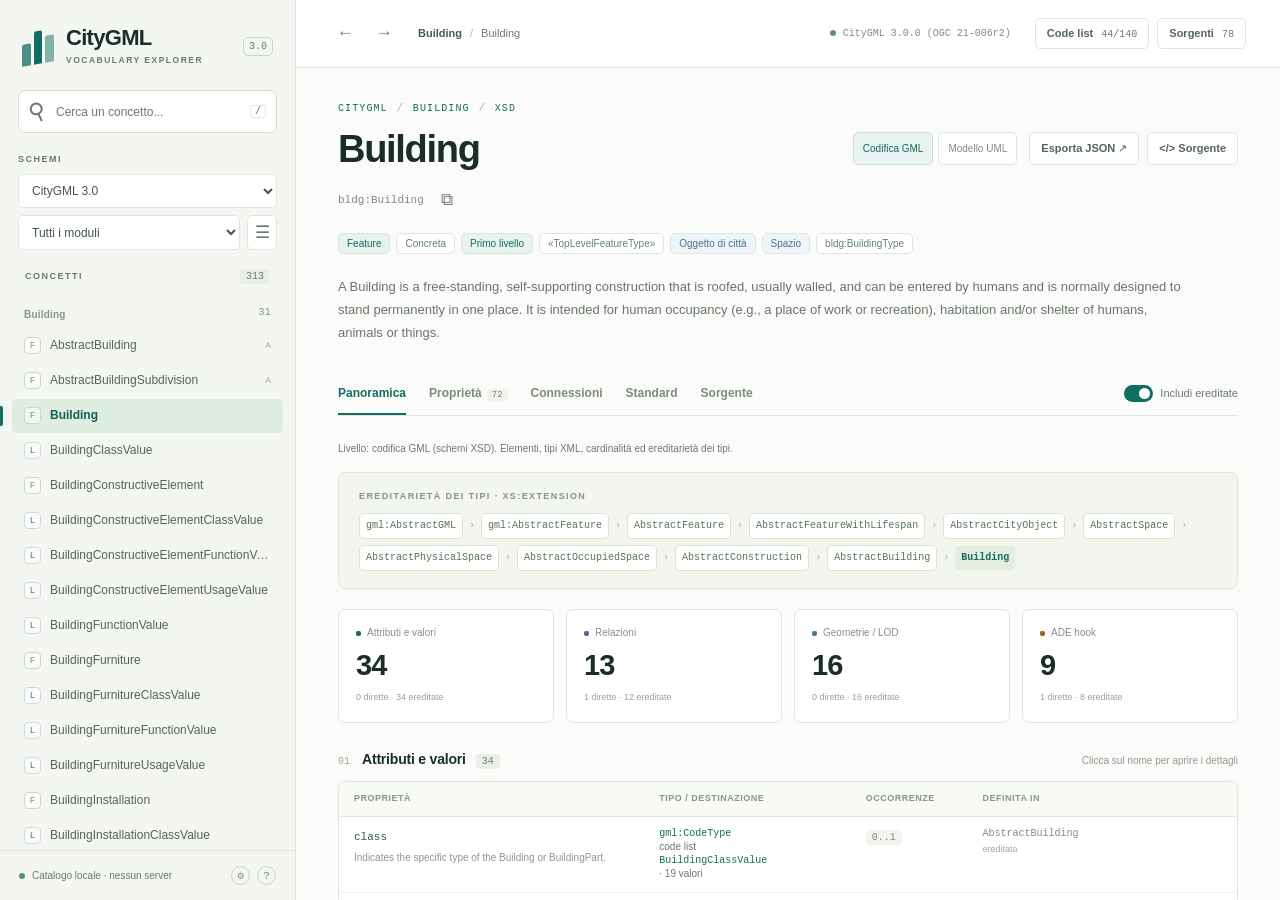
<file: index.html>
<!doctype html>
<html lang="it">
<head>
  <meta charset="utf-8">
  <meta name="viewport" content="width=device-width,initial-scale=1">
  <meta name="color-scheme" content="light dark">
  <meta name="description" content="Esploratore locale del vocabolario CityGML 3.0 dagli schemi XSD ufficiali OGC. Ricerca, proprieta e relazioni con provenienza verificabile.">
  <title>CityGML Explorer</title>
  <script>/* Display options saved by assets/app.js, applied before the first paint. */
    try { var root = document.documentElement, theme = localStorage.getItem('cg-theme') || 'light';
      if (theme === 'system') theme = matchMedia('(prefers-color-scheme: dark)').matches ? 'dark' : 'light';
      root.dataset.theme = theme; root.style.setProperty('--font-scale', parseFloat(localStorage.getItem('cg-font-scale')) || 1);
    } catch (_) {}</script>
  <link rel="stylesheet" href="assets/styles.css">
  <link rel="stylesheet" href="assets/styles-dark.css">
  <script defer src="data/catalog.js"></script>
  <script defer src="codelists/codelists.default.js"></script>
  <script defer src="codelists/codelists.js"></script>
  <script defer src="assets/app.js"></script>
</head>
<body>
<a class="skip-link" href="#content">Vai alla scheda del concetto</a>
<div class="app-shell">
  <aside class="sidebar" id="sidebar" aria-label="Navigazione del vocabolario">
    <a class="brand" href="#" id="home-link" aria-label="CityGML Explorer, Building">
      <span class="brand-mark" aria-hidden="true"><i></i><i></i><i></i></span>
      <span><strong>CityGML</strong><small>VOCABULARY EXPLORER</small></span>
      <span class="version">3.0</span>
    </a>
    <div class="sidebar-tools">
      <label class="search-box" for="search"><span aria-hidden="true">&#9906;</span><input id="search" type="search" autocomplete="off" placeholder="Cerca un concetto..." aria-label="Cerca nome, etichetta o identificatore"><kbd>/</kbd></label>
      <label class="filter-label" for="family">SCHEMI</label>
      <select id="family"><option value="CityGML">CityGML 3.0</option><option value="Supporto">Schemi importati (GML, ISO 19139, xAL, XLink)</option><option value="all">Tutti gli schemi</option></select>
      <div class="filter-row"><label for="module" class="sr-only">Modulo</label><select id="module"><option value="">Tutti i moduli</option></select><button class="icon-button" id="filters-btn" aria-expanded="false" aria-controls="extra-filters" title="Altri filtri">&#9776;</button></div>
      <div id="extra-filters" class="extra-filters" hidden>
        <label for="category" class="sr-only">Categoria</label>
        <select id="category"><option value="">Tutte le categorie</option><option value="topLevel">Oggetti di primo livello</option><option value="cityObject">Oggetti di citt&agrave;</option><option value="space">Oggetti di citt&agrave;: spazi</option><option value="boundary">Oggetti di citt&agrave;: superfici di confine</option><option value="feature">Feature</option><option value="object">Oggetti (non feature)</option><option value="datatype">Tipi di dato</option><option value="enumeration">Enumerazioni</option><option value="codelist">Code list</option><option value="codelistFilled">Code list con valori</option><option value="codelistMissing">Code list da compilare</option></select>
        <label><input type="checkbox" id="technical"> Tipi tecnici e ADE hook</label>
        <label><input type="checkbox" id="only-concrete"> Solo concreti (istanziabili)</label>
        <label><input type="checkbox" id="include-external"> Riferimenti esterni</label>
      </div>
    </div>
    <div class="list-heading"><span>CONCETTI</span><span id="results-count" class="count">0</span></div>
    <nav id="concept-list" class="concept-list" aria-label="Elenco dei concetti"></nav>
    <div class="sidebar-footer"><span class="status-dot"></span><span>Catalogo locale &middot; nessun server</span><button id="options-btn" title="Opzioni di visualizzazione" aria-label="Opzioni di visualizzazione" aria-expanded="false" aria-controls="options-panel">&#9881;</button><button id="about-btn" title="Guida e legenda" aria-label="Guida e legenda">?</button>
      <div id="options-panel" class="options-panel" role="dialog" aria-label="Opzioni di visualizzazione" hidden>
        <div class="options-row"><span>Dimensione del testo</span><div class="options-group"><button type="button" data-font-step="-1" aria-label="Riduci il testo">A&minus;</button><span id="font-scale-value" class="options-value">100%</span><button type="button" data-font-step="1" aria-label="Ingrandisci il testo">A+</button></div></div>
        <div class="options-row"><span>Tema</span><div class="options-group" role="radiogroup" aria-label="Tema"><button type="button" role="radio" data-theme-choice="light">Chiaro</button><button type="button" role="radio" data-theme-choice="dark">Scuro</button><button type="button" role="radio" data-theme-choice="system">Sistema</button></div></div>
      </div>
    </div>
  </aside>
  <div class="main-shell">
    <header class="topbar">
      <div class="topbar-left"><button class="icon-button mobile-menu" id="mobile-menu" aria-label="Apri elenco concetti" aria-expanded="false">&#9776;</button><button class="icon-button" id="back-btn" title="Indietro" aria-label="Indietro">&#8592;</button><button class="icon-button" id="forward-btn" title="Avanti" aria-label="Avanti">&#8594;</button><div id="breadcrumb" class="breadcrumb"></div></div>
      <div class="topbar-right"><span class="local-badge"><span class="status-dot"></span><span id="catalog-version">Catalogo locale</span></span><button class="text-button" id="codelists-btn" title="Code list con valori nel dizionario locale">Code list <span id="codelist-count"></span></button><button class="text-button" id="sources-btn">Sorgenti <span id="file-count"></span></button></div>
    </header>
    <main id="content" tabindex="-1"><div class="loading">Caricamento del catalogo locale...</div></main>
    <noscript>Per navigare il catalogo occorre abilitare JavaScript. Gli schemi XSD sono disponibili nella cartella sources.</noscript>
  </div>
</div>
<dialog id="modal"><div class="modal-header"><h2 id="modal-title"></h2><button class="icon-button" id="close-modal" aria-label="Chiudi">&#215;</button></div><div id="modal-body"></div></dialog>
<div id="toast" role="status" aria-live="polite"></div>
</body>
</html>
</file>
<file: assets/styles.css>
:root{--ink:#192d2b;--muted:#697975;--faint:#93a19b;--teal:#126d61;--teal-soft:#e8f2ee;--bg:#fbfcfa;--side:#f4f6f1;--line:#e0e6df;--white:#fff;--amber:#94631c;--purple:#705998;--blue:#4a728e;--mono:ui-monospace,SFMono-Regular,Consolas,"Liberation Mono",monospace;--font:Inter,-apple-system,BlinkMacSystemFont,"Segoe UI",sans-serif}
*{box-sizing:border-box}html,body{margin:0;height:100%;background:var(--bg);color:var(--ink);font:calc(14px*var(--font-scale,1))/1.55 var(--font)}button,input,select{font:inherit}button,a,input,select,summary{ -webkit-tap-highlight-color:transparent}button{cursor:pointer;color:inherit}a{color:var(--teal);text-decoration:none}a:hover{text-decoration:underline}button:focus-visible,a:focus-visible,summary:focus-visible,input:focus-visible,select:focus-visible{outline:2px solid var(--teal);outline-offset:3px}button:disabled{opacity:.35;cursor:default}input[type=checkbox]{accent-color:var(--teal)}.app-shell{display:flex;height:100dvh;overflow:hidden}.sidebar{width:296px;flex:0 0 296px;background:var(--side);border-right:1px solid var(--line);display:flex;flex-direction:column;min-height:0}.brand{display:flex;align-items:center;gap:12px;padding:25px 22px 23px;color:var(--ink);text-decoration:none!important}.brand strong{font-size:calc(22px*var(--font-scale,1));letter-spacing:-.7px;line-height:1.15;display:block}.brand small{display:block;font-size:calc(8.5px*var(--font-scale,1));letter-spacing:1.5px;color:var(--muted);margin-top:4px;font-weight:600}.brand-mark{width:32px;height:35px;display:flex;align-items:end;gap:3px;transform:skewY(-10deg)}.brand-mark i{display:block;width:9px;background:var(--teal);border-radius:2px 2px 0 0}.brand-mark i:nth-child(1){height:22px;opacity:.75}.brand-mark i:nth-child(2){height:33px}.brand-mark i:nth-child(3){height:27px;opacity:.5}.version{font:calc(10px*var(--font-scale,1)) var(--mono);border:1px solid #c9d4ca;border-radius:5px;padding:3px 5px;margin-left:auto;color:var(--muted)}.sidebar-tools{padding:0 18px 16px}.search-box{display:flex;align-items:center;gap:8px;background:#fff;border:1px solid #d4ddd3;border-radius:7px;padding:9px 10px;box-shadow:0 2px 2px #22332203}.search-box>span{font-size:calc(23px*var(--font-scale,1));line-height:1;transform:rotate(-25deg);color:var(--muted)}.search-box input{width:100%;border:0;background:transparent;outline:none;font-size:calc(12px*var(--font-scale,1));min-width:0}.search-box kbd{border:1px solid var(--line);border-radius:3px;padding:0 4px;font:calc(10px*var(--font-scale,1)) var(--mono);color:var(--muted)}.filter-label{display:block;font-size:calc(9px*var(--font-scale,1));letter-spacing:1.5px;color:var(--muted);font-weight:650;margin:20px 0 7px}select{padding:8px 9px;width:100%;background:#fff;border:1px solid var(--line);border-radius:5px;font-size:calc(12px*var(--font-scale,1));color:#42574e;min-width:0}.filter-row{display:flex;gap:7px;margin-top:7px}.icon-button{display:inline-flex;align-items:center;justify-content:center;border:1px solid transparent;background:transparent;min-width:30px;height:30px;border-radius:5px;color:var(--muted);font-size:calc(17px*var(--font-scale,1));padding:0 6px}.icon-button:hover{background:var(--teal-soft);color:var(--teal)}.filter-row .icon-button{height:35px;border:1px solid var(--line);background:white}.extra-filters{font-size:calc(11px*var(--font-scale,1));color:var(--muted);padding-top:9px}.extra-filters label{display:flex;gap:6px;align-items:center;margin:5px 0}.list-heading{display:flex;justify-content:space-between;padding:3px 25px 12px;align-items:center;font-size:calc(9px*var(--font-scale,1));font-weight:700;letter-spacing:1.5px;color:var(--muted)}.count{font:calc(10px*var(--font-scale,1)) var(--mono);padding:2px 6px;border-radius:4px;background:#e9eee6;color:#6c7e70;letter-spacing:0}.concept-list{flex:1;overflow:auto;padding:0 12px 24px;scrollbar-width:thin}.module-group{margin-bottom:9px}.module-label{display:flex;justify-content:space-between;padding:11px 12px 5px;color:#87948a;font-size:calc(10px*var(--font-scale,1));font-weight:650;letter-spacing:.2px}.module-label small{font:calc(10px*var(--font-scale,1)) var(--mono)}.concept-item{display:flex;align-items:center;gap:9px;padding:8px 12px;color:#53645c;border-radius:5px;font-size:calc(12px*var(--font-scale,1));line-height:1.3;min-height:34px;text-decoration:none!important;position:relative;margin:1px 0}.concept-item:hover{background:#eaf0e6}.concept-item.active{background:#dfece2;color:#0e6253;font-weight:650}.concept-item.active:before{content:"";position:absolute;left:-12px;top:7px;bottom:7px;width:3px;background:var(--teal);border-radius:0 2px 2px 0}.concept-item .item-name{overflow:hidden;text-overflow:ellipsis;white-space:nowrap;flex:1}.type-icon{font:calc(9px*var(--font-scale,1)) var(--mono);width:17px;height:17px;border:1px solid #cad8cb;border-radius:4px;display:inline-flex;align-items:center;justify-content:center;flex:none;color:#75947b;background:#fff8}.type-icon.datatype{color:var(--blue);border-color:#cedbe4}.type-icon.ade{color:var(--amber);border-color:#e3d6bb}.concept-item .abstract-mark{font:calc(9px*var(--font-scale,1)) var(--mono);opacity:.6}.sidebar-footer{display:flex;gap:7px;align-items:center;border-top:1px solid var(--line);padding:15px 19px;color:var(--muted);font-size:calc(10px*var(--font-scale,1))}.sidebar-footer button{border:1px solid #cbd5c9;background:transparent;color:#83917d;font:calc(11px*var(--font-scale,1)) var(--mono);border-radius:50%;width:19px;height:19px;padding:0;margin-left:auto}.status-dot{display:inline-block;width:6px;height:6px;background:#5b9373;border-radius:50%;flex:none}.main-shell{flex:1;min-width:0;display:flex;flex-direction:column}.topbar{height:68px;flex:none;padding:0 34px;display:flex;align-items:center;justify-content:space-between;border-bottom:1px solid var(--line);background:var(--white);gap:14px}.topbar-left,.topbar-right{display:flex;align-items:center;gap:8px;min-width:0}.breadcrumb{font-size:calc(11px*var(--font-scale,1));color:var(--muted);margin-left:10px;white-space:nowrap;overflow:hidden;text-overflow:ellipsis}.breadcrumb b{font-weight:550;color:#435c50}.breadcrumb span{padding:0 8px;color:#acb7ad}.local-badge{display:flex;gap:7px;align-items:center;font:calc(10px*var(--font-scale,1)) var(--mono);color:#799080;padding-right:16px;white-space:nowrap}.text-button{border:1px solid var(--line);background:var(--white);padding:6px 11px;border-radius:5px;font-size:calc(11px*var(--font-scale,1));font-weight:550;color:#53665b}.text-button:hover{background:var(--side);border-color:#cad7ce}.text-button span{font:calc(10px*var(--font-scale,1)) var(--mono);color:var(--muted);margin-left:5px}#content{overflow:auto;scroll-behavior:smooth;flex:1;padding:35px 42px 70px;outline:none}.page{max-width:1140px;margin:0 auto}.eyebrow{font:calc(10px*var(--font-scale,1)) var(--mono);letter-spacing:1.1px;color:var(--teal);display:flex;gap:9px;align-items:center;margin-bottom:14px;text-transform:uppercase}.eyebrow .slash{color:#a4b0a5}.hero{display:flex;justify-content:space-between;gap:16px;align-items:start}.hero h1{margin:0;font-size:calc(38px*var(--font-scale,1));font-weight:610;letter-spacing:-1.3px;line-height:1.15;overflow-wrap:anywhere}.hero-subtitle{font:calc(11px*var(--font-scale,1)) var(--mono);color:#7c8c80;margin:13px 0 0;display:flex;align-items:center;gap:8px;word-break:break-all}.hero-subtitle code{font:inherit;max-width:720px}.hero-actions{display:flex;gap:8px;flex:none;margin-top:4px}.hero-actions button{height:33px;white-space:nowrap}.badges{display:flex;flex-wrap:wrap;gap:6px;margin-top:18px}.badge{display:inline-flex;align-items:center;border:1px solid var(--line);background:var(--white);padding:3px 8px;border-radius:5px;font-size:calc(10px*var(--font-scale,1));line-height:1.3;color:#668074}.badge.teal{background:var(--teal-soft);border-color:#d7e9df;color:var(--teal)}.badge.purple{color:var(--purple);background:#f4eff8;border-color:#e4dcef}.badge.amber{color:var(--amber);background:#fbf6e9;border-color:#ebdfc7}.badge.blue{color:var(--blue);background:#eef4f8;border-color:#dce6ed}.definition{color:#66766b;line-height:1.8;font-size:calc(13px*var(--font-scale,1));max-width:855px;margin:21px 0 0;white-space:pre-line}.definition.empty{font-style:italic}.tabbar{display:flex;align-items:center;border-bottom:1px solid var(--line);margin-top:27px;gap:23px;min-height:44px;overflow:auto}.tab{border:0;background:transparent;padding:11px 0;color:#7b8b7e;font-size:calc(12px*var(--font-scale,1));font-weight:550;white-space:nowrap;position:relative}.tab.active{color:var(--teal)}.tab.active:after{content:"";position:absolute;bottom:-1px;left:0;right:0;height:2px;background:var(--teal)}.tab .count{margin-left:5px;background:#f0f3ed;font-size:calc(9px*var(--font-scale,1));padding:1px 5px}.inherited-control{display:flex;align-items:center;gap:7px;font-size:calc(11px*var(--font-scale,1));white-space:nowrap;margin-left:auto;color:var(--muted);padding:0 0 0 8px}.switch input{position:absolute;opacity:0;width:30px;height:18px;margin:0;cursor:pointer}.switch{display:inline-block;position:relative;width:29px;height:17px}.switch span{display:block;background:#d5ded3;width:29px;height:17px;border-radius:12px;pointer-events:none}.switch span:before{content:"";position:absolute;top:3px;left:3px;width:11px;height:11px;border-radius:50%;background:#fff;transition:transform .15s}.switch input:checked+span{background:var(--teal)}.switch input:checked+span:before{transform:translateX(12px)}.switch input:focus-visible+span{outline:2px solid var(--teal);outline-offset:3px}.tab-content{padding-top:25px}.section{margin-bottom:27px}.section-heading{display:flex;gap:10px;align-items:baseline;margin-bottom:12px}.section-heading h2{font-size:calc(14px*var(--font-scale,1));line-height:1.4;letter-spacing:-.2px;margin:0;font-weight:610}.section-heading .sub{margin-left:auto;color:#8a9a8d;font-size:calc(10px*var(--font-scale,1))}.section-heading .section-num{font:calc(10px*var(--font-scale,1)) var(--mono);color:#99aa9b;margin-right:2px}.inheritance-box{padding:17px 20px;background:#f2f6ee;border:1px solid #e0e7db;border-radius:7px}.inheritance-box .caption{color:#859580;font-size:calc(9px*var(--font-scale,1));letter-spacing:1.4px;font-weight:650;margin-bottom:9px}.chain{display:flex;gap:6px;flex-wrap:wrap;align-items:center;font:calc(10px*var(--font-scale,1)) var(--mono);line-height:2}.chain a{padding:2px 6px;background:#fff;border:1px solid #dce5d6;border-radius:4px;color:#58725c}.chain span.arrow{color:#a7b49e}.chain .current{font-weight:650;color:var(--teal);padding:2px 6px;background:#e3eedf;border-radius:4px}.chain .external{border-style:dashed!important}.stats-grid{display:grid;grid-template-columns:repeat(4,1fr);gap:12px;margin:20px 0 27px}.stat-card{border:1px solid var(--line);background:var(--white);border-radius:7px;padding:15px 17px;position:relative;overflow:hidden;cursor:pointer;text-align:left}.stat-card:hover{border-color:#bfd3c4;background:#fefffc}.stat-card .stat-label{font-size:calc(10px*var(--font-scale,1));color:#849187;display:flex;gap:6px;align-items:center}.stat-card strong{display:block;font-size:calc(29px*var(--font-scale,1));line-height:1.35;font-weight:550;letter-spacing:-1px;margin-top:5px}.stat-card small{font-size:calc(9px*var(--font-scale,1));color:#99a299}.stat-card .line-dot{width:5px;height:5px;display:inline-block;background:var(--teal);border-radius:2px}.stat-card .line-dot.purple{background:var(--purple)}.stat-card .line-dot.amber{background:var(--amber)}.stat-card .line-dot.blue{background:var(--blue)}.notice{padding:11px 14px;border:1px solid #eadfc6;background:#fcf8ee;border-radius:6px;color:#8a753e;font-size:calc(11px*var(--font-scale,1));margin:16px 0;display:flex;align-items:start;gap:10px}.notice .notice-icon{font:calc(13px*var(--font-scale,1)) var(--mono);flex:none}.notice a{color:#7f6526;text-decoration:underline}.notice.info{background:#f1f6f4;border-color:#dce8e1;color:#6a8170}.prop-table{border:1px solid var(--line);border-radius:7px;background:var(--white);overflow:hidden}.prop-table table{border-collapse:collapse;width:100%;table-layout:fixed}.prop-table thead{background:#f8faf6;color:#879685;font-size:calc(9px*var(--font-scale,1));letter-spacing:.5px;text-transform:uppercase}.prop-table th{text-align:left;font-weight:550;padding:10px 15px;border-bottom:1px solid var(--line)}.prop-table th:nth-child(1){width:34%}.prop-table th:nth-child(2){width:23%}.prop-table th:nth-child(3){width:13%}.prop-table th:nth-child(4){width:30%}.prop-table td{padding:11px 15px;border-bottom:1px solid #edf0e9;vertical-align:top;font-size:calc(11px*var(--font-scale,1))}.prop-table tbody tr:last-child td{border-bottom:0}.prop-name{font:calc(11px*var(--font-scale,1)) var(--mono);color:#2e5847;word-break:break-word}.prop-name-button{font:calc(11px*var(--font-scale,1)) var(--mono);border:0;background:transparent;padding:0;text-align:left;color:#285a46;text-decoration:none}.prop-name-button:hover{text-decoration:underline}.prop-description{font-size:calc(10px*var(--font-scale,1));line-height:1.5;color:#89988a;margin-top:5px}.prop-type{font:calc(10px*var(--font-scale,1)) var(--mono);word-break:break-word;display:block}.prop-origin{font:calc(10px*var(--font-scale,1)) var(--mono);display:block;color:#7c8f7e;word-break:break-word}.prop-origin.direct{color:var(--teal)}.prop-origin-label{color:#a0ad9d;font-size:calc(9px*var(--font-scale,1));margin-top:4px}.multiplicity{font:calc(10px*var(--font-scale,1)) var(--mono);background:#f1f5ed;border-radius:4px;padding:2px 6px;display:inline-block;color:#7e9079;white-space:nowrap}.muted{color:var(--muted)}.tiny{font-size:calc(10px*var(--font-scale,1))}.external-tag{font:calc(8px*var(--font-scale,1)) var(--font);color:#aa935b;margin-left:3px}.connection-grid{display:grid;grid-template-columns:repeat(2,minmax(0,1fr));gap:9px}.connection-card{border:1px solid var(--line);border-radius:6px;background:white;padding:14px 16px;text-align:left;display:flex;gap:12px;align-items:center}.connection-card:hover{border-color:#bdd0bf}.connection-card .conn-content{min-width:0;flex:1}.connection-card strong{font:calc(11px*var(--font-scale,1)) var(--mono);color:#345b48;display:block;overflow-wrap:anywhere}.connection-card small{font-size:calc(10px*var(--font-scale,1));color:#91a08d;display:block;margin-top:4px}.connection-card .conn-arrow{color:#b4c1ab}.connection-card .conn-icon{font:calc(11px*var(--font-scale,1)) var(--mono);background:#ecf4e6;color:#8ca67b;width:30px;height:30px;border-radius:5px;display:flex;align-items:center;justify-content:center;flex:none}.empty-state{padding:22px 16px;background:#f5f8f2;border:1px dashed #dce4d4;border-radius:6px;font-size:calc(12px*var(--font-scale,1));color:#8a9884}.list-empty{padding:25px 15px;font-size:calc(12px*var(--font-scale,1));color:#84917f}.legend{display:flex;gap:17px;flex-wrap:wrap;font-size:calc(10px*var(--font-scale,1));color:#8b9a85}.legend span:before{content:"";display:inline-block;width:7px;height:7px;border-radius:2px;background:var(--teal);margin-right:5px}.legend .geom:before{background:var(--blue)}.legend .ade:before{background:var(--amber)}.property-toolbar{display:flex;justify-content:space-between;gap:15px;align-items:center;margin-bottom:20px}.property-toolbar input{font-size:calc(12px*var(--font-scale,1));border:1px solid var(--line);border-radius:5px;padding:8px 11px;background:white;min-width:250px}.segment{display:flex;gap:5px;flex-wrap:wrap}.segment button{padding:5px 9px;border:1px solid var(--line);border-radius:5px;background:white;color:#80917b;font-size:calc(10px*var(--font-scale,1))}.segment button.active{color:var(--teal);background:var(--teal-soft);border-color:#cddfcf}.source-block{background:#f0f4ec;color:#4a6250;border:1px solid #dce5d4;border-radius:7px;padding:18px;font:calc(10px*var(--font-scale,1))/1.7 var(--mono);overflow:auto;max-height:570px;white-space:pre-wrap;overflow-wrap:anywhere;tab-size:2}.metadata-grid{display:grid;grid-template-columns:140px minmax(0,1fr);gap:10px 18px;font-size:calc(12px*var(--font-scale,1))}.metadata-grid dt{color:#879680}.metadata-grid dd{margin:0;overflow-wrap:anywhere;color:#526c54;font-family:var(--mono);font-size:calc(10px*var(--font-scale,1))}.constraint{border:1px solid var(--line);background:white;padding:12px 16px;border-radius:6px;margin-bottom:8px;font-size:calc(11px*var(--font-scale,1))}.constraint-label{color:#8b7c9b;font:calc(10px*var(--font-scale,1)) var(--mono);margin-bottom:6px}.source-table{width:100%;border-collapse:collapse;font-size:calc(11px*var(--font-scale,1))}.source-table td,.source-table th{text-align:left;border-bottom:1px solid var(--line);padding:10px 8px;vertical-align:top;overflow-wrap:anywhere}.source-table th{font-size:calc(9px*var(--font-scale,1));color:#8d9b85;text-transform:uppercase}.source-table .url{font:calc(9px*var(--font-scale,1)) var(--mono);max-width:300px}.section-collapse{border:1px solid var(--line);border-radius:6px;margin-bottom:12px;padding:10px 15px}.section-collapse summary{cursor:pointer;font-size:calc(12px*var(--font-scale,1));color:#657d63}.section-collapse>div{padding-top:12px}dialog{border:1px solid #dae3d3;border-radius:10px;padding:0;max-width:900px;width:calc(100% - 40px);max-height:85vh;box-shadow:0 25px 100px #0f33262b;background:var(--bg);color:var(--ink)}dialog::backdrop{background:#182f2655;backdrop-filter:blur(2px)}.modal-header{display:flex;align-items:center;justify-content:space-between;padding:18px 24px;border-bottom:1px solid var(--line);position:sticky;top:0;background:var(--bg);z-index:1}.modal-header h2{font-size:calc(17px*var(--font-scale,1));margin:0;letter-spacing:-.3px}#modal-body{padding:20px 25px 27px}#modal-body p{font-size:calc(12px*var(--font-scale,1));color:#71866d;line-height:1.8}#modal-body h3{font-size:calc(13px*var(--font-scale,1));margin-top:24px}#toast{position:fixed;bottom:25px;left:50%;transform:translateX(-50%);padding:10px 17px;background:#214638;color:white;font-size:calc(12px*var(--font-scale,1));border-radius:6px;opacity:0;pointer-events:none;transition:opacity .15s;z-index:15}#toast.visible{opacity:1}.loading{padding:35px;color:var(--muted)}.skip-link{position:fixed;top:-50px;left:12px;z-index:40;background:white;padding:10px}.skip-link:focus{top:8px}.sr-only{position:absolute;width:1px;height:1px;padding:0;margin:-1px;overflow:hidden;clip:rect(0,0,0,0);border:0}.mobile-menu{display:none}.page-footer{display:flex;gap:15px;align-items:center;border-top:1px solid var(--line);padding-top:17px;margin-top:32px;font-size:calc(9px*var(--font-scale,1));color:#9ba991}.page-footer a{margin-left:auto;color:#819773}.nowrap{white-space:nowrap}
@media(min-width:1600px){#content{padding-top:45px}.sidebar{width:316px;flex-basis:316px}.hero h1{font-size:calc(42px*var(--font-scale,1))}}
@media(max-width:1180px){.sidebar{width:258px;flex-basis:258px}.brand{padding-left:18px;padding-right:16px;gap:9px}#content{padding:29px 26px 60px}.topbar{padding:0 22px}.hero h1{font-size:calc(33px*var(--font-scale,1))}.hero-actions{flex-direction:column}.local-badge{display:none}.tabbar{gap:17px}.inherited-control{font-size:calc(10px*var(--font-scale,1))}.prop-table th:nth-child(1){width:31%}.prop-table th:nth-child(2){width:25%}.prop-table td{padding:11px}.stats-grid{gap:9px}.stat-card{padding:12px}.property-toolbar{align-items:start;flex-direction:column}}
@media(max-width:850px){.sidebar{width:235px;flex-basis:235px}.brand strong{font-size:calc(20px*var(--font-scale,1))}.brand small{font-size:calc(7px*var(--font-scale,1))}.brand-mark{width:27px}.version{font-size:calc(9px*var(--font-scale,1))}.hero h1{font-size:calc(29px*var(--font-scale,1))}.hero-actions>[data-tab="source"]{display:none}.stats-grid{grid-template-columns:repeat(2,1fr)}.connection-grid{grid-template-columns:1fr}.inherited-control{padding-bottom:4px}.tabbar{flex-wrap:wrap;gap:0 16px}.tab{font-size:calc(11px*var(--font-scale,1))}.prop-table{overflow:auto}.prop-table table{min-width:510px}.topbar{height:56px}.local-badge{display:none}.breadcrumb{max-width:230px;font-size:calc(10px*var(--font-scale,1))}.section-heading .sub{display:none}.topbar-right .text-button{padding:6px;font-size:calc(10px*var(--font-scale,1))}}
@media(max-width:640px){.sidebar{position:fixed;z-index:9;inset:0 auto 0 0;width:285px;transform:translateX(-100%);transition:transform .2s;box-shadow:10px 0 40px #16332122}.sidebar.open{transform:translateX(0)}.mobile-menu{display:inline-flex}.topbar{padding:0 12px}.breadcrumb{margin-left:0;max-width:155px}.topbar-left{gap:2px}#content{padding:24px 18px 50px}.hero h1{font-size:calc(32px*var(--font-scale,1))}.hero-subtitle{font-size:calc(10px*var(--font-scale,1))}.definition{font-size:calc(12px*var(--font-scale,1))}.eyebrow{font-size:calc(9px*var(--font-scale,1))}.tabbar{margin-top:21px;gap:0 20px}.stats-grid{gap:10px}.section-heading h2{font-size:calc(13px*var(--font-scale,1))}.property-toolbar input{width:100%;min-width:0}.metadata-grid{grid-template-columns:90px minmax(0,1fr)}.source-table{font-size:calc(10px*var(--font-scale,1))}.page-footer{flex-wrap:wrap}.page-footer a{margin-left:0}.inherited-control{margin-left:0;margin-bottom:5px}.hero-subtitle code{max-width:calc(100vw - 90px)}}
@media(prefers-reduced-motion:reduce){*,*:before,*:after{scroll-behavior:auto!important;transition:none!important}}
.concept-links{list-style:none;padding:0;margin:0;font-size:calc(12px*var(--font-scale,1))}.concept-links li{margin:4px 0}.concept-links .level-3{padding-left:16px}
.item-hint{display:block;font-size:calc(9px*var(--font-scale,1));color:var(--muted);font-weight:400;overflow:hidden;text-overflow:ellipsis}.value-chip{display:inline-block;font-size:calc(10px*var(--font-scale,1));background:var(--teal-soft);color:#2e5847;border-radius:4px;padding:2px 6px;margin:2px 4px 2px 0}.cl-toolbar{display:flex;gap:10px;align-items:center;font-size:calc(11px*var(--font-scale,1));color:var(--muted);margin-bottom:12px}.cl-toolbar .cl-input{flex:1}.cl-input{width:100%;border:1px solid var(--line);border-radius:4px;padding:5px 7px;font-size:calc(11px*var(--font-scale,1));background:#fff;color:var(--ink)}.cl-input.mono,.mono{font-family:var(--mono)}.cl-table td{padding:6px 8px}.cl-table th:nth-child(1){width:18%}.cl-table th:nth-child(2){width:30%}.cl-table th:nth-child(3){width:46%}.cl-table th:nth-child(4){width:6%}.cl-actions{display:flex;gap:8px;align-items:center;margin-top:12px}.cl-actions .spacer{flex:1}.text-button.primary{background:var(--teal);border-color:var(--teal);color:#fff}.text-button.primary:hover{background:#0e5c52}#codelists-btn.dirty{border-color:var(--amber);color:var(--amber)}
.prop-table .cl-values th:nth-child(1){width:16%}.prop-table .cl-values th:nth-child(2){width:26%}.prop-table .cl-values th:nth-child(3){width:58%}
.sidebar-footer{position:relative}.sidebar-footer #options-btn{margin-left:auto}.sidebar-footer #about-btn{margin-left:0}.options-panel{position:absolute;left:12px;right:12px;bottom:calc(100% + 6px);background:var(--white);border:1px solid var(--line);border-radius:8px;box-shadow:0 10px 30px #16332122;padding:12px 14px 4px;z-index:20;color:var(--ink)}.options-row{display:flex;flex-direction:column;gap:6px;margin:0 0 12px}.options-row>span{font-size:calc(10px*var(--font-scale,1));color:var(--muted)}.options-group{display:flex;gap:5px;align-items:center}.sidebar-footer .options-group button{width:auto;height:auto;border-radius:5px;border:1px solid var(--line);background:var(--white);color:var(--ink);font:calc(11px*var(--font-scale,1)) var(--font);padding:5px 9px;margin:0}.sidebar-footer .options-group button[aria-checked="true"]{background:var(--teal-soft);border-color:var(--teal);color:var(--teal)}.sidebar-footer .options-group button:disabled{opacity:.35}.options-value{font:calc(11px*var(--font-scale,1)) var(--mono);min-width:44px;text-align:center}
.cl-filters{margin:6px 0 22px}.prop-table td .badge{margin:4px 4px 0 0}.level-note{margin:0 0 16px}.prop-table .uml-members th:nth-child(1){width:31%}.prop-table .uml-members th:nth-child(2){width:19%}.prop-table .uml-members th:nth-child(3){width:11%}.prop-table .uml-members th:nth-child(4){width:17%}.prop-table .uml-members th:nth-child(5){width:22%}.hero-actions .level-switch{margin-right:4px}
</file>
<file: assets/styles-dark.css>
/* Generated by scripts/build_dark_theme.py from assets/styles.css. Do not edit. */
html[data-theme="dark"]{color-scheme:dark}
html[data-theme="dark"]{--ink:#c0dcd9;--muted:#869692;--faint:#65746d;--teal:#83eadd;--teal-soft:#242c29;--bg:#1d1f1a;--side:#232620;--line:#2f332f;--white:#1a1a1a;--amber:#e2ae63;--purple:#7f69a7;--blue:#7098b4}html[data-theme="dark"] .version{border:1px solid #3f443f}html[data-theme="dark"] .search-box{background:#1a1a1a;border:1px solid #373c37}html[data-theme="dark"] select{background:#1a1a1a;color:#a0b7ad}html[data-theme="dark"] .filter-row .icon-button{background:#1a1a1a}html[data-theme="dark"] .count{background:#2a2e28;color:#829486}html[data-theme="dark"] .module-label{color:#707d73}html[data-theme="dark"] .concept-item{color:#97a8a0}html[data-theme="dark"] .concept-item:hover{background:#292e26}html[data-theme="dark"] .concept-item.active{background:#2a332c;color:#8beedd}html[data-theme="dark"] .type-icon{border:1px solid #3c433c;color:#6e8e74;background:#1a1a1a88}html[data-theme="dark"] .type-icon.datatype{border-color:#333a3e}html[data-theme="dark"] .type-icon.ade{border-color:#4a4437}html[data-theme="dark"] .sidebar-footer button{border:1px solid #3f443e;color:#788672}html[data-theme="dark"] .status-dot{background:#6da585}html[data-theme="dark"] .breadcrumb b{color:#9cb7aa}html[data-theme="dark"] .breadcrumb span{color:#535f54}html[data-theme="dark"] .local-badge{color:#728a79}html[data-theme="dark"] .text-button{color:#95a99d}html[data-theme="dark"] .text-button:hover{border-color:#3d433e}html[data-theme="dark"] .eyebrow .slash{color:#58665a}html[data-theme="dark"] .hero-subtitle{color:#76877a}html[data-theme="dark"] .badge{color:#7f998d}html[data-theme="dark"] .badge.teal{border-color:#2e3832}html[data-theme="dark"] .badge.purple{background:#231e28;border-color:#2d2834}html[data-theme="dark"] .badge.amber{background:#2d281b;border-color:#423c2f}html[data-theme="dark"] .badge.blue{background:#1e2428;border-color:#2a3035}html[data-theme="dark"] .definition{color:#88988d}html[data-theme="dark"] .tab{color:#77877a}html[data-theme="dark"] .tab .count{background:#262823}html[data-theme="dark"] .switch span{background:#373c36}html[data-theme="dark"] .switch span:before{background:#1a1a1a}html[data-theme="dark"] .section-heading .sub{color:#6a7b6e}html[data-theme="dark"] .section-heading .section-num{color:#5d6f5f}html[data-theme="dark"] .inheritance-box{background:#242820;border:1px solid #32362f}html[data-theme="dark"] .inheritance-box .caption{color:#73846e}html[data-theme="dark"] .chain a{background:#1a1a1a;border:1px solid #343931;color:#8aa58f}html[data-theme="dark"] .chain span.arrow{color:#5e6c54}html[data-theme="dark"] .chain .current{background:#2b3229}html[data-theme="dark"] .stat-card:hover{border-color:#414a44;background:#1e2411}html[data-theme="dark"] .stat-card .stat-label{color:#728075}html[data-theme="dark"] .stat-card small{color:#656e65}html[data-theme="dark"] .notice{border:1px solid #433d30;background:#2a2519;color:#c0aa72}html[data-theme="dark"] .notice a{color:#d6bb77}html[data-theme="dark"] .notice.info{background:#202623;border-color:#2e3531;color:#7f9685}html[data-theme="dark"] .prop-table thead{background:#1f221c;color:#707f6e}html[data-theme="dark"] .prop-table td{border-bottom:1px solid #292b26}html[data-theme="dark"] .prop-name{color:#9ccbb8}html[data-theme="dark"] .prop-name-button{color:#99d2bb}html[data-theme="dark"] .prop-description{color:#6c7c6d}html[data-theme="dark"] .prop-origin{color:#738775}html[data-theme="dark"] .prop-origin-label{color:#5e6c5a}html[data-theme="dark"] .multiplicity{background:#252921;color:#778a72}html[data-theme="dark"] .external-tag{color:#a89057}html[data-theme="dark"] .connection-card{background:#1a1a1a}html[data-theme="dark"] .connection-card:hover{border-color:#444c44}html[data-theme="dark"] .connection-card strong{color:#9ac6b1}html[data-theme="dark"] .connection-card small{color:#697965}html[data-theme="dark"] .connection-card .conn-arrow{color:#536248}html[data-theme="dark"] .connection-card .conn-icon{background:#272e23;color:#6f8b5e}html[data-theme="dark"] .empty-state{background:#22251e;border:1px dashed #363b32;color:#72816c}html[data-theme="dark"] .list-empty{color:#778472}html[data-theme="dark"] .legend{color:#70806a}html[data-theme="dark"] .property-toolbar input{background:#1a1a1a}html[data-theme="dark"] .segment button{background:#1a1a1a;color:#778871}html[data-theme="dark"] .segment button.active{border-color:#374038}html[data-theme="dark"] .source-block{background:#262922;color:#97b19e;border:1px solid #363a31}html[data-theme="dark"] .metadata-grid dt{color:#74846d}html[data-theme="dark"] .metadata-grid dd{color:#8faa91}html[data-theme="dark"] .constraint{background:#1a1a1a}html[data-theme="dark"] .constraint-label{color:#786888}html[data-theme="dark"] .source-table th{color:#718069}html[data-theme="dark"] .section-collapse summary{color:#849c82}html[data-theme="dark"] dialog{border:1px solid #363b33}html[data-theme="dark"] #modal-body p{color:#7f937b}html[data-theme="dark"] #toast{background:#aad7c6;color:#1a1a1a}html[data-theme="dark"] .skip-link{background:#1a1a1a}html[data-theme="dark"] .page-footer{color:#68775d}html[data-theme="dark"] .page-footer a{color:#79906b}html[data-theme="dark"] .value-chip{color:#9ccbb8}html[data-theme="dark"] .cl-input{background:#1a1a1a}html[data-theme="dark"] .text-button.primary{color:#1a1a1a}html[data-theme="dark"] .text-button.primary:hover{background:#90eee2}
</file>
